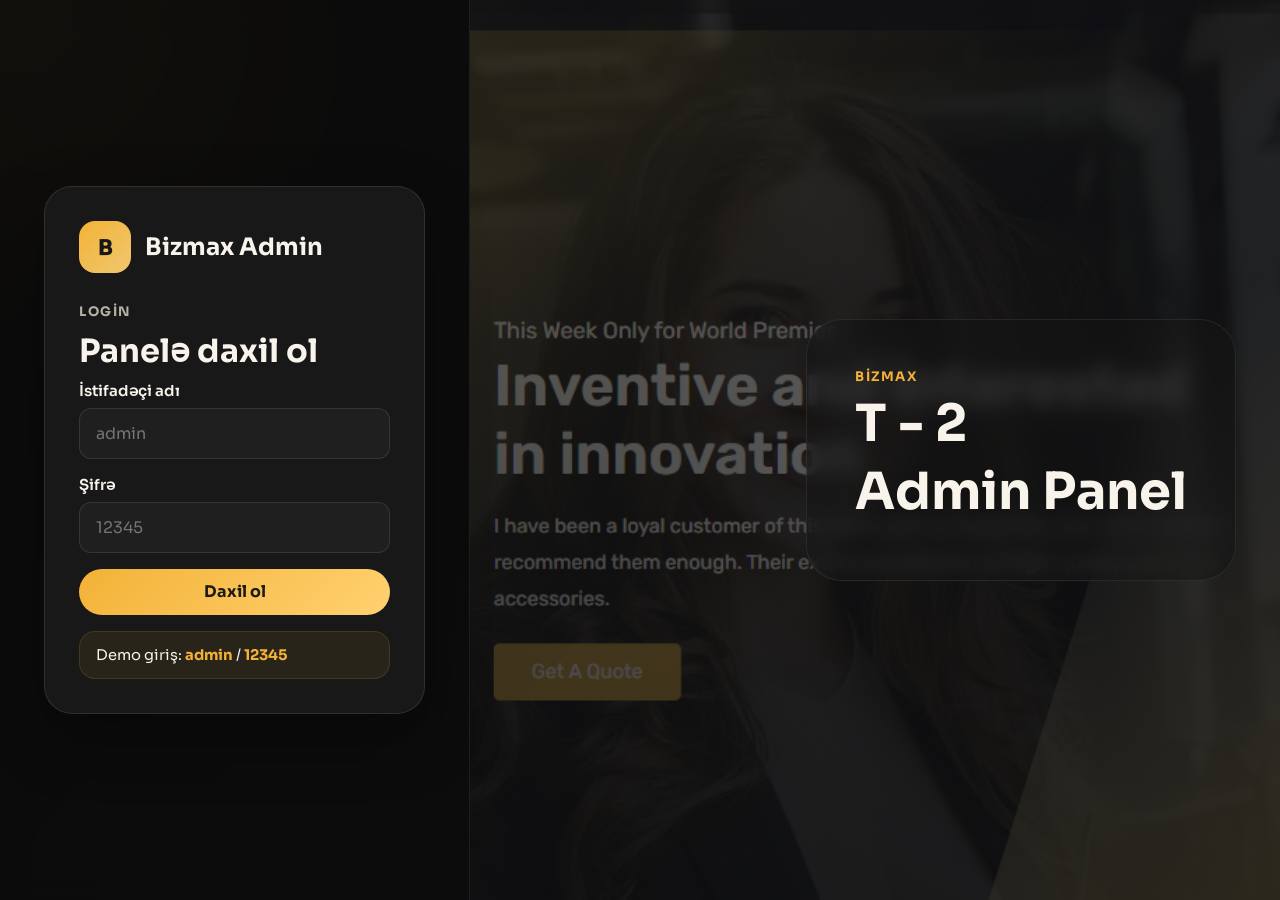
<file: index.htm>
<!DOCTYPE html>
<html lang="az">
<head>
  <meta charset="UTF-8" />
  <meta name="viewport" content="width=device-width, initial-scale=1.0" />
  <title>Bizmax Admin Login</title>
  <link rel="preconnect" href="https://fonts.googleapis.com" />
  <link rel="preconnect" href="https://fonts.gstatic.com" crossorigin />
  <link href="https://fonts.googleapis.com/css2?family=Sora:wght@400;500;600;700;800&display=swap" rel="stylesheet" />
  <link rel="icon" type="image/svg+xml" href="./assets/favicon.svg" />
  <link rel="stylesheet" href="./assets/css/style.css" />
</head>
<body class="auth-body">
  <div class="auth-layout">
    <section class="auth-panel">
      <div class="auth-card">
        <div class="brand-row">
          <div class="brand-logo">B</div>
          <div class="brand-copy">
            <h1>Bizmax Admin</h1>
          </div>
        </div>
        <p class="eyebrow">Login</p>
        <h2>Panelə daxil ol</h2>
        <form id="loginForm" class="auth-form">
          <div class="field-group">
            <label for="username">İstifadəçi adı</label>
            <input type="text" id="username" placeholder="admin" required />
          </div>
          <div class="field-group">
            <label for="password">Şifrə</label>
            <input type="password" id="password" placeholder="12345" required />
          </div>
          <button type="submit" class="btn-primary">Daxil ol</button>
        </form>
        <div class="auth-tip">
          Demo giriş: <strong>admin</strong> / <strong>12345</strong>
        </div>
      </div>
    </section>
    <section class="auth-visual">
      <div class="auth-overlay">
        <p class="eyebrow">Bizmax</p>
        <h3>T - 2</h3>
        <h3>Admin Panel</h3>
      </div>
    </section>
  </div>
  <div class="toast" id="toast"></div>
  <script src="./assets/js/login.js"></script>
</body>
</html>
</file>
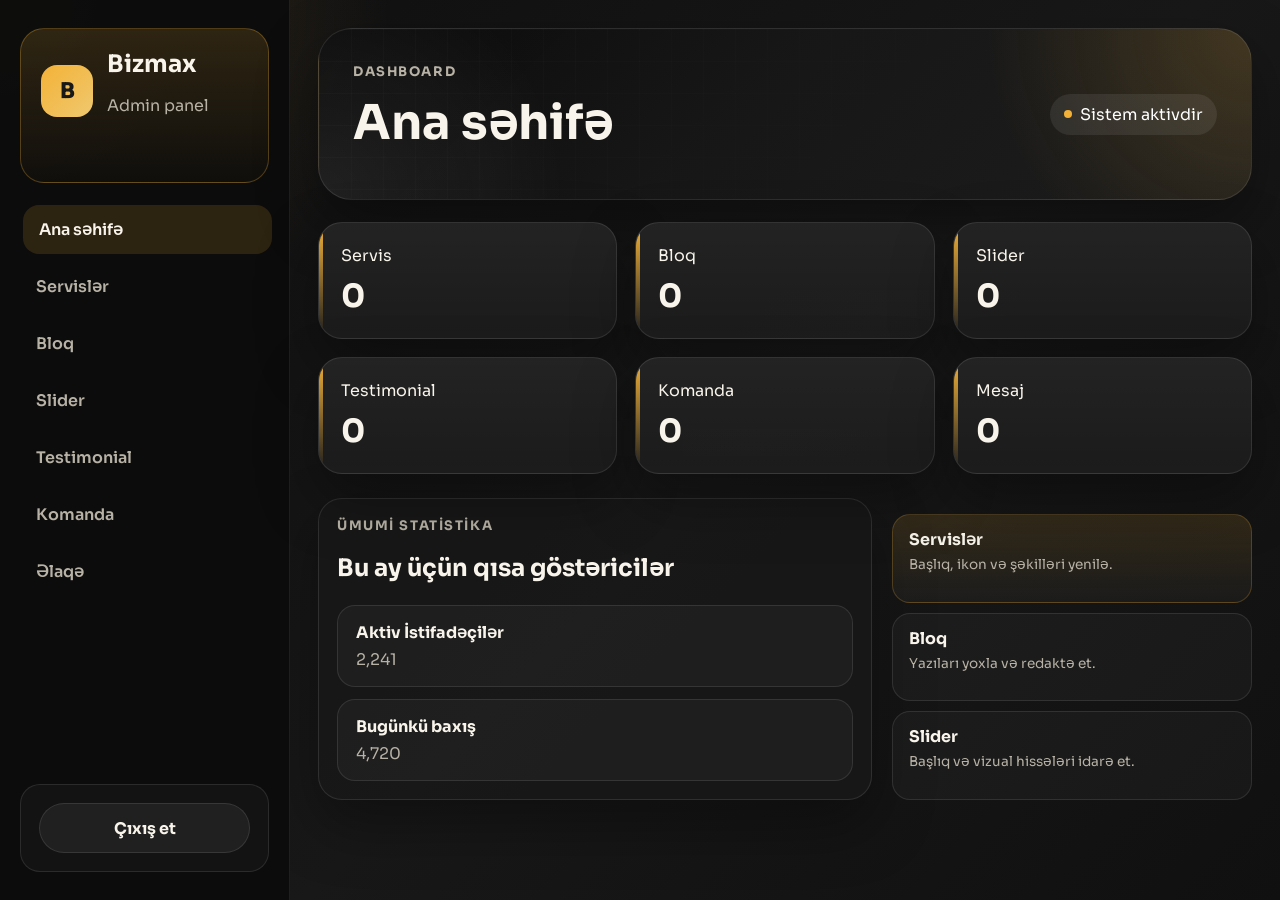
<file: pages/anasehife.html>
<!DOCTYPE html>
<html lang="az">
<head>
  <meta charset="UTF-8" />
  <meta name="viewport" content="width=device-width, initial-scale=1.0" />
  <title>Bizmax Admin - Ana səhifə</title>
  <link rel="preconnect" href="https://fonts.googleapis.com" />
  <link rel="preconnect" href="https://fonts.gstatic.com" crossorigin />
  <link href="https://fonts.googleapis.com/css2?family=Sora:wght@400;500;600;700;800&display=swap" rel="stylesheet" />
  <link rel="icon" type="image/svg+xml" href="../assets/favicon.svg" />
  <link rel="stylesheet" href="../assets/css/style.css" />
</head>
<body class="dashboard-body" data-page="overview">
  <aside class="sidebar">
    <div class="sidebar-top">
      <div class="brand-row">
        <div class="brand-logo">B</div>
        <div class="brand-copy">
          <h1>Bizmax</h1>
          <p>Admin panel</p>
        </div>
      </div>
    </div>
    <nav class="sidebar-nav">
      <a class="nav-link" data-page="overview" href="./anasehife.html">Ana səhifə</a>
      <a class="nav-link" data-page="services" href="./services.html">Servislər</a>
      <a class="nav-link" data-page="blog" href="./blog.html">Bloq</a>
      <a class="nav-link" data-page="slider" href="./slider.html">Slider</a>
      <a class="nav-link" data-page="testimonial" href="./testimonial.html">Testimonial</a>
      <a class="nav-link" data-page="team" href="./team.html">Komanda</a>
      <a class="nav-link" data-page="contact" href="./contact.html">Əlaqə</a>
    </nav>
    <div class="sidebar-bottom">
      <button class="btn-secondary" id="logoutButton" type="button">Çıxış et</button>
    </div>
  </aside>

  <main class="content">
    <section class="page-hero">
      <div class="page-hero-content">
        <div class="page-hero-copy">
          <p class="eyebrow">Dashboard</p>
          <h1>Ana səhifə</h1>
        </div>
        <span class="status-chip">Sistem aktivdir</span>
      </div>
    </section>

    <section class="stats-grid">
      <article class="info-card"><span>Servis</span><strong id="count_services">0</strong></article>
      <article class="info-card"><span>Bloq</span><strong id="count_blog">0</strong></article>
      <article class="info-card"><span>Slider</span><strong id="count_slider">0</strong></article>
      <article class="info-card"><span>Testimonial</span><strong id="count_testimonial">0</strong></article>
      <article class="info-card"><span>Komanda</span><strong id="count_team">0</strong></article>
      <article class="info-card"><span>Mesaj</span><strong id="count_contact">0</strong></article>
    </section>

    <section class="overview-grid">
      <article class="summary-card">
        <p class="eyebrow">Ümumi statistika</p>
        <h2>Bu ay üçün qısa göstəricilər</h2>
        <div class="summary-points">
          <div class="summary-point"><strong>Aktiv İstifadəçilər</strong><span>2,241</span></div>
          <div class="summary-point"><strong>Bugünkü baxış</strong><span>4,720</span></div>
        </div>
      </article>

      <div class="quick-links">
        <a class="quick-link quick-link-accent" href="./services.html">
          <strong>Servislər</strong>
          <span class="table-subtext">Başlıq, ikon və şəkilləri yenilə.</span>
        </a>
        <a class="quick-link" href="./blog.html">
          <strong>Bloq</strong>
          <span class="table-subtext">Yazıları yoxla və redaktə et.</span>
        </a>
        <a class="quick-link" href="./slider.html">
          <strong>Slider</strong>
          <span class="table-subtext">Başlıq və vizual hissələri idarə et.</span>
        </a>
      </div>
    </section>

    <div class="toast" id="toast"></div>
  </main>

  <script src="../assets/js/mainmenu.js"></script>
  <script src="../assets/js/anasehife.js"></script>
</body>
</html>
</file>
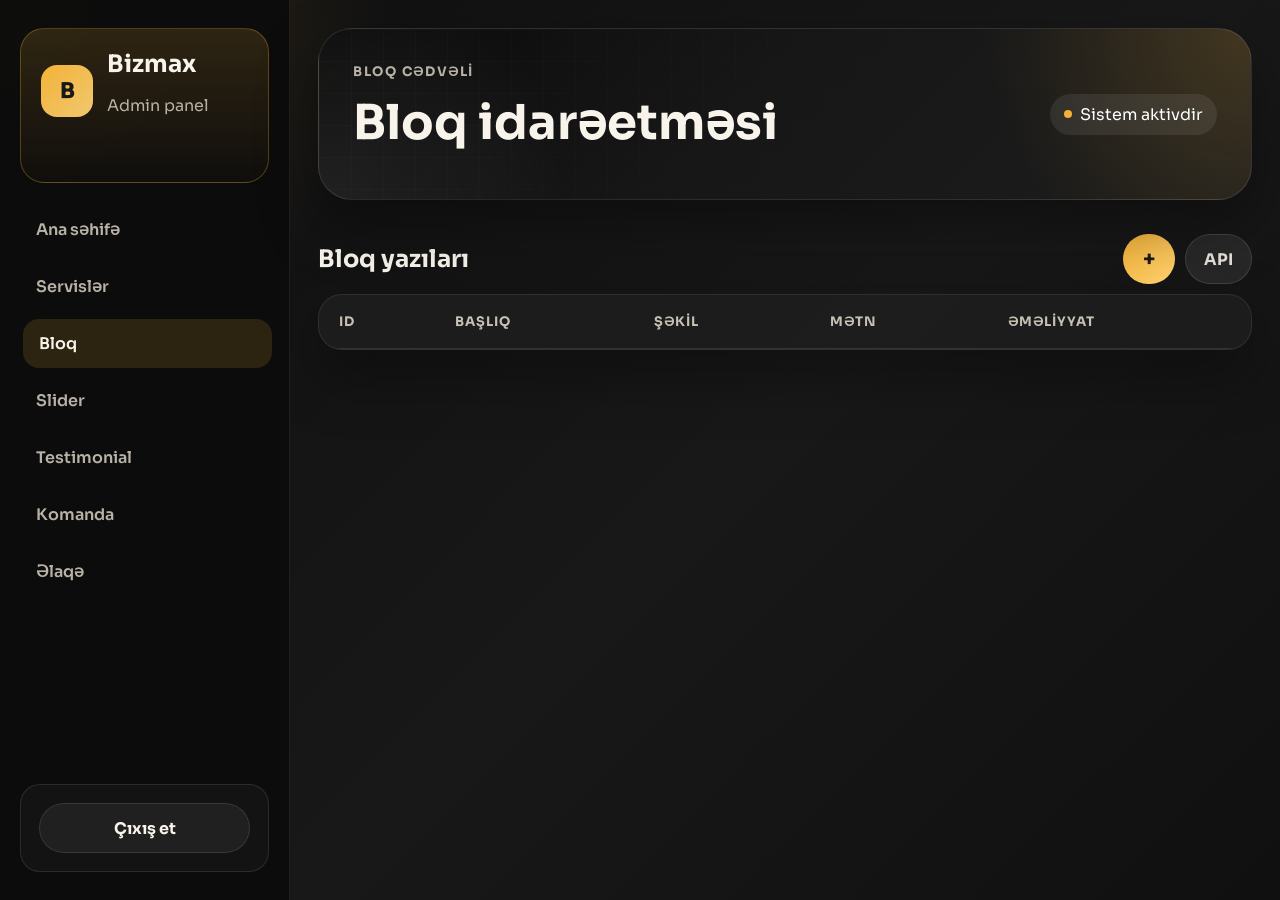
<file: pages/blog.html>
<!DOCTYPE html>
<html lang="az">
<head>
  <meta charset="UTF-8" />
  <meta name="viewport" content="width=device-width, initial-scale=1.0" />
  <title>Bizmax Admin - Bloq</title>
  <link rel="preconnect" href="https://fonts.googleapis.com" />
  <link rel="preconnect" href="https://fonts.gstatic.com" crossorigin />
  <link href="https://fonts.googleapis.com/css2?family=Sora:wght@400;500;600;700;800&display=swap" rel="stylesheet" />
  <link rel="icon" type="image/svg+xml" href="../assets/favicon.svg" />
  <link rel="stylesheet" href="../assets/css/style.css" />
</head>
<body class="dashboard-body" data-page="blog">
  <aside class="sidebar">
    <div class="sidebar-top">
      <div class="brand-row">
        <div class="brand-logo">B</div>
        <div class="brand-copy">
          <h1>Bizmax</h1>
          <p>Admin panel</p>
        </div>
      </div>
      <p>Əsas saytın premium hissini qoruyub admin tərəfə uyğunlaşdırdıq.</p>
    </div>
    <nav class="sidebar-nav">
      <a class="nav-link" data-page="overview" href="./anasehife.html">Ana səhifə</a>
      <a class="nav-link" data-page="services" href="./services.html">Servislər</a>
      <a class="nav-link" data-page="blog" href="./blog.html">Bloq</a>
      <a class="nav-link" data-page="slider" href="./slider.html">Slider</a>
      <a class="nav-link" data-page="testimonial" href="./testimonial.html">Testimonial</a>
      <a class="nav-link" data-page="team" href="./team.html">Komanda</a>
      <a class="nav-link" data-page="contact" href="./contact.html">Əlaqə</a>
    </nav>
    <div class="sidebar-bottom">
      <p>Şəkil bölməsində həm URL, həm də fayl seçimi hazırdır.</p>
      <button class="btn-secondary" id="logoutButton" type="button">Çıxış et</button>
    </div>
  </aside>
  <main class="content">
    <section class="page-hero">
      <div class="page-hero-content">
        <div class="page-hero-copy">
          <p class="eyebrow">Bloq cədvəli</p>
          <h1 id="heroTitle"></h1>
          <p id="heroSubtitle"></p>
        </div>
        <span class="status-chip">Sistem aktivdir</span>
      </div>
    </section>
    <section class="page-shell">
      <div class="page-header">
        <div>
          <h2 id="pageTitle"></h2>
          <p id="pageSubtitle"></p>
        </div>
        <div class="page-actions">
          <button class="btn-primary btn-add" id="addButton" type="button">+</button>
          <button class="btn-secondary btn-api" id="apiButton" type="button">API</button>
        </div>
      </div>
      <article class="table-card">
        <div class="table-scroll">
          <table class="content-table">
            <thead id="tableHead"></thead>
            <tbody id="tableBody"></tbody>
          </table>
        </div>
      </article>
    </section>
  </main>
  <div class="modal" id="modal">
    <div class="modal-dialog">
      <div class="modal-head">
        <div>
          <h3 id="modalTitle"></h3>
          <p id="modalSubtitle"></p>
        </div>
        <button class="icon-button" id="closeModalButton" type="button">&times;</button>
      </div>
      <form class="modal-form" id="modalForm">
        <div class="modal-grid" id="modalFields"></div>
        <div class="modal-actions">
          <button class="btn-secondary" id="cancelModalButton" type="button">Ləğv et</button>
          <button class="btn-primary" type="submit">Yadda saxla</button>
        </div>
      </form>
    </div>
  </div>
  <div class="modal" id="apiModal">
    <div class="modal-dialog">
      <div class="modal-head">
        <div>
          <h3 id="apiModalTitle">API bağlantısı</h3>
          <p>Bu səhifənin işlədiyi endpoint</p>
        </div>
        <button class="icon-button" id="closeApiModalButton" type="button">&times;</button>
      </div>
      <div class="api-box">
        <span class="api-label">Endpoint</span>
        <p class="api-text" id="apiModalText"></p>
      </div>
      <div class="modal-actions">
        <button class="btn-secondary" id="cancelApiModalButton" type="button">Bağla</button>
      </div>
    </div>
  </div>
  <div class="toast" id="toast"></div>
  <script src="../assets/js/mainmenu.js"></script>
  <script src="../assets/js/blog.js"></script>
</body>
</html>
</file>
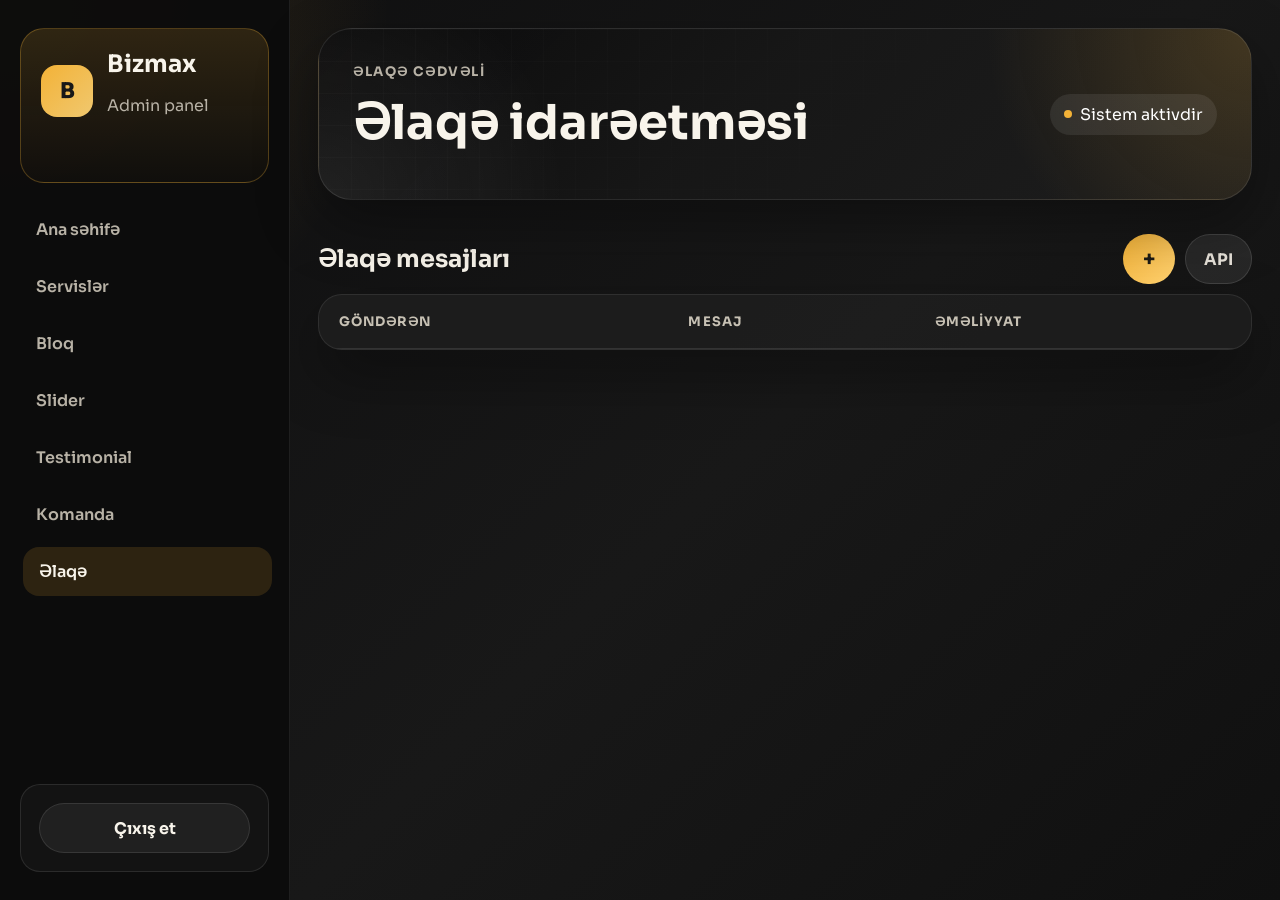
<file: pages/contact.html>
<!DOCTYPE html>
<html lang="az">
<head>
  <meta charset="UTF-8" />
  <meta name="viewport" content="width=device-width, initial-scale=1.0" />
  <title>Bizmax Admin - Əlaqə</title>
  <link rel="preconnect" href="https://fonts.googleapis.com" />
  <link rel="preconnect" href="https://fonts.gstatic.com" crossorigin />
  <link href="https://fonts.googleapis.com/css2?family=Sora:wght@400;500;600;700;800&display=swap" rel="stylesheet" />
  <link rel="icon" type="image/svg+xml" href="../assets/favicon.svg" />
  <link rel="stylesheet" href="../assets/css/style.css" />
</head>
<body class="dashboard-body" data-page="contact">
  <aside class="sidebar">
    <div class="sidebar-top">
      <div class="brand-row">
        <div class="brand-logo">B</div>
        <div class="brand-copy">
          <h1>Bizmax</h1>
          <p>Admin panel</p>
        </div>
      </div>
      <p>Əlaqə bölməsi də digər hissələr kimi vahid dizayn xəttindədir.</p>
    </div>
    <nav class="sidebar-nav">
      <a class="nav-link" data-page="overview" href="./anasehife.html">Ana səhifə</a>
      <a class="nav-link" data-page="services" href="./services.html">Servislər</a>
      <a class="nav-link" data-page="blog" href="./blog.html">Bloq</a>
      <a class="nav-link" data-page="slider" href="./slider.html">Slider</a>
      <a class="nav-link" data-page="testimonial" href="./testimonial.html">Testimonial</a>
      <a class="nav-link" data-page="team" href="./team.html">Komanda</a>
      <a class="nav-link" data-page="contact" href="./contact.html">Əlaqə</a>
    </nav>
    <div class="sidebar-bottom">
      <p>Sadə cədvəl quruluşu mesajları daha rahat oxumağa imkan verir.</p>
      <button class="btn-secondary" id="logoutButton" type="button">Çıxış et</button>
    </div>
  </aside>
  <main class="content">
    <section class="page-hero">
      <div class="page-hero-content">
        <div class="page-hero-copy">
          <p class="eyebrow">Əlaqə cədvəli</p>
          <h1 id="heroTitle"></h1>
          <p id="heroSubtitle"></p>
        </div>
        <span class="status-chip">Sistem aktivdir</span>
      </div>
    </section>
    <section class="page-shell">
      <div class="page-header">
        <div>
          <h2 id="pageTitle"></h2>
          <p id="pageSubtitle"></p>
        </div>
        <div class="page-actions">
          <button class="btn-primary btn-add" id="addButton" type="button">+</button>
          <button class="btn-secondary btn-api" id="apiButton" type="button">API</button>
        </div>
      </div>
      <article class="table-card">
        <div class="table-scroll">
          <table class="content-table">
            <thead id="tableHead"></thead>
            <tbody id="tableBody"></tbody>
          </table>
        </div>
      </article>
    </section>
  </main>
  <div class="modal" id="modal">
    <div class="modal-dialog">
      <div class="modal-head">
        <div>
          <h3 id="modalTitle"></h3>
          <p id="modalSubtitle"></p>
        </div>
        <button class="icon-button" id="closeModalButton" type="button">&times;</button>
      </div>
      <form class="modal-form" id="modalForm">
        <div class="modal-grid" id="modalFields"></div>
        <div class="modal-actions">
          <button class="btn-secondary" id="cancelModalButton" type="button">Ləğv et</button>
          <button class="btn-primary" type="submit">Yadda saxla</button>
        </div>
      </form>
    </div>
  </div>
  <div class="modal" id="apiModal">
    <div class="modal-dialog">
      <div class="modal-head">
        <div>
          <h3 id="apiModalTitle">API bağlantısı</h3>
          <p>Bu səhifənin işlədiyi endpoint</p>
        </div>
        <button class="icon-button" id="closeApiModalButton" type="button">&times;</button>
      </div>
      <div class="api-box">
        <span class="api-label">Endpoint</span>
        <p class="api-text" id="apiModalText"></p>
      </div>
      <div class="modal-actions">
        <button class="btn-secondary" id="cancelApiModalButton" type="button">Bağla</button>
      </div>
    </div>
  </div>
  <div class="toast" id="toast"></div>
  <script src="../assets/js/mainmenu.js"></script>
  <script src="../assets/js/contact.js"></script>
</body>
</html>
</file>
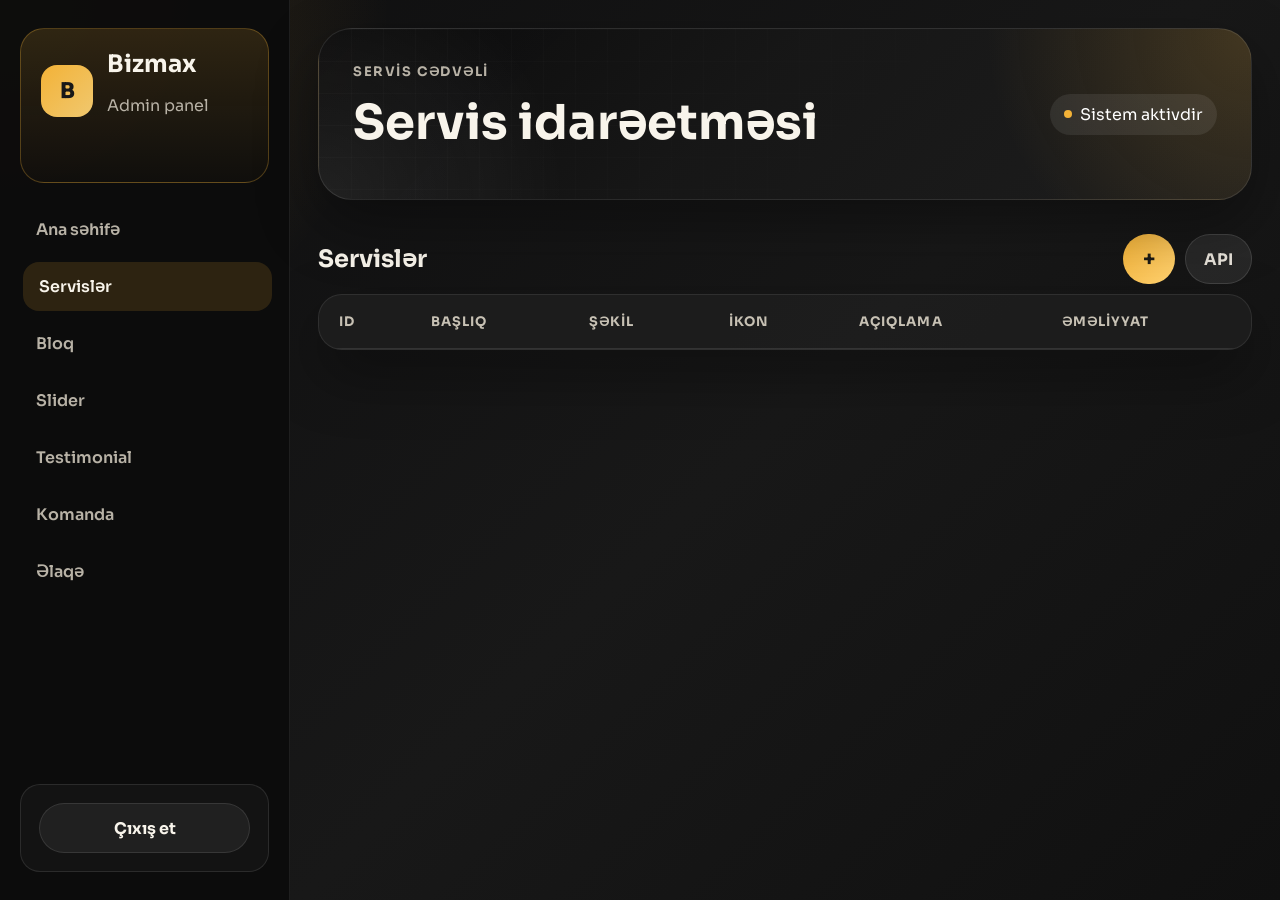
<file: pages/services.html>
<!DOCTYPE html>
<html lang="az">
<head>
  <meta charset="UTF-8" />
  <meta name="viewport" content="width=device-width, initial-scale=1.0" />
  <title>Bizmax Admin - Servislər</title>
  <link rel="preconnect" href="https://fonts.googleapis.com" />
  <link rel="preconnect" href="https://fonts.gstatic.com" crossorigin />
  <link href="https://fonts.googleapis.com/css2?family=Sora:wght@400;500;600;700;800&display=swap" rel="stylesheet" />
  <link rel="icon" type="image/svg+xml" href="../assets/favicon.svg" />
  <link rel="stylesheet" href="../assets/css/style.css" />
</head>
<body class="dashboard-body" data-page="services">
  <aside class="sidebar">
    <div class="sidebar-top">
      <div class="brand-row">
        <div class="brand-logo">B</div>
        <div class="brand-copy">
          <h1>Bizmax</h1>
          <p>Admin panel</p>
        </div>
      </div>
      <p>Hər səhifə ayrıca saxlanılıb ki, görünüş və istifadə rahat olsun.</p>
    </div>
    <nav class="sidebar-nav">
      <a class="nav-link" data-page="overview" href="./anasehife.html">Ana səhifə</a>
      <a class="nav-link" data-page="services" href="./services.html">Servislər</a>
      <a class="nav-link" data-page="blog" href="./blog.html">Bloq</a>
      <a class="nav-link" data-page="slider" href="./slider.html">Slider</a>
      <a class="nav-link" data-page="testimonial" href="./testimonial.html">Testimonial</a>
      <a class="nav-link" data-page="team" href="./team.html">Komanda</a>
      <a class="nav-link" data-page="contact" href="./contact.html">Əlaqə</a>
    </nav>
    <div class="sidebar-bottom">
      <p>Modal içində redaktə etdikdən sonra məlumat avtomatik yenilənir.</p>
      <button class="btn-secondary" id="logoutButton" type="button">Çıxış et</button>
    </div>
  </aside>
  <main class="content">
    <section class="page-hero">
      <div class="page-hero-content">
        <div class="page-hero-copy">
          <p class="eyebrow">Servis cədvəli</p>
          <h1 id="heroTitle"></h1>
          <p id="heroSubtitle"></p>
        </div>
        <span class="status-chip">Sistem aktivdir</span>
      </div>
    </section>
    <section class="page-shell">
      <div class="page-header">
        <div>
          <h2 id="pageTitle"></h2>
          <p id="pageSubtitle"></p>
        </div>
        <div class="page-actions">
          <button class="btn-primary btn-add" id="addButton" type="button">+</button>
          <button class="btn-secondary btn-api" id="apiButton" type="button">API</button>
        </div>
      </div>
      <article class="table-card">
        <div class="table-scroll">
          <table class="content-table">
            <thead id="tableHead"></thead>
            <tbody id="tableBody"></tbody>
          </table>
        </div>
      </article>
    </section>
  </main>
  <div class="modal" id="modal">
    <div class="modal-dialog">
      <div class="modal-head">
        <div>
          <h3 id="modalTitle"></h3>
          <p id="modalSubtitle"></p>
        </div>
        <button class="icon-button" id="closeModalButton" type="button">&times;</button>
      </div>
      <form class="modal-form" id="modalForm">
        <div class="modal-grid" id="modalFields"></div>
        <div class="modal-actions">
          <button class="btn-secondary" id="cancelModalButton" type="button">Ləğv et</button>
          <button class="btn-primary" type="submit">Yadda saxla</button>
        </div>
      </form>
    </div>
  </div>
  <div class="modal" id="apiModal">
    <div class="modal-dialog">
      <div class="modal-head">
        <div>
          <h3 id="apiModalTitle">API bağlantısı</h3>
          <p>Bu səhifənin işlədiyi endpoint</p>
        </div>
        <button class="icon-button" id="closeApiModalButton" type="button">&times;</button>
      </div>
      <div class="api-box">
        <span class="api-label">Endpoint</span>
        <p class="api-text" id="apiModalText"></p>
      </div>
      <div class="modal-actions">
        <button class="btn-secondary" id="cancelApiModalButton" type="button">Bağla</button>
      </div>
    </div>
  </div>
  <div class="toast" id="toast"></div>
  <script src="../assets/js/mainmenu.js"></script>
  <script src="../assets/js/service.js"></script>
</body>
</html>
</file>
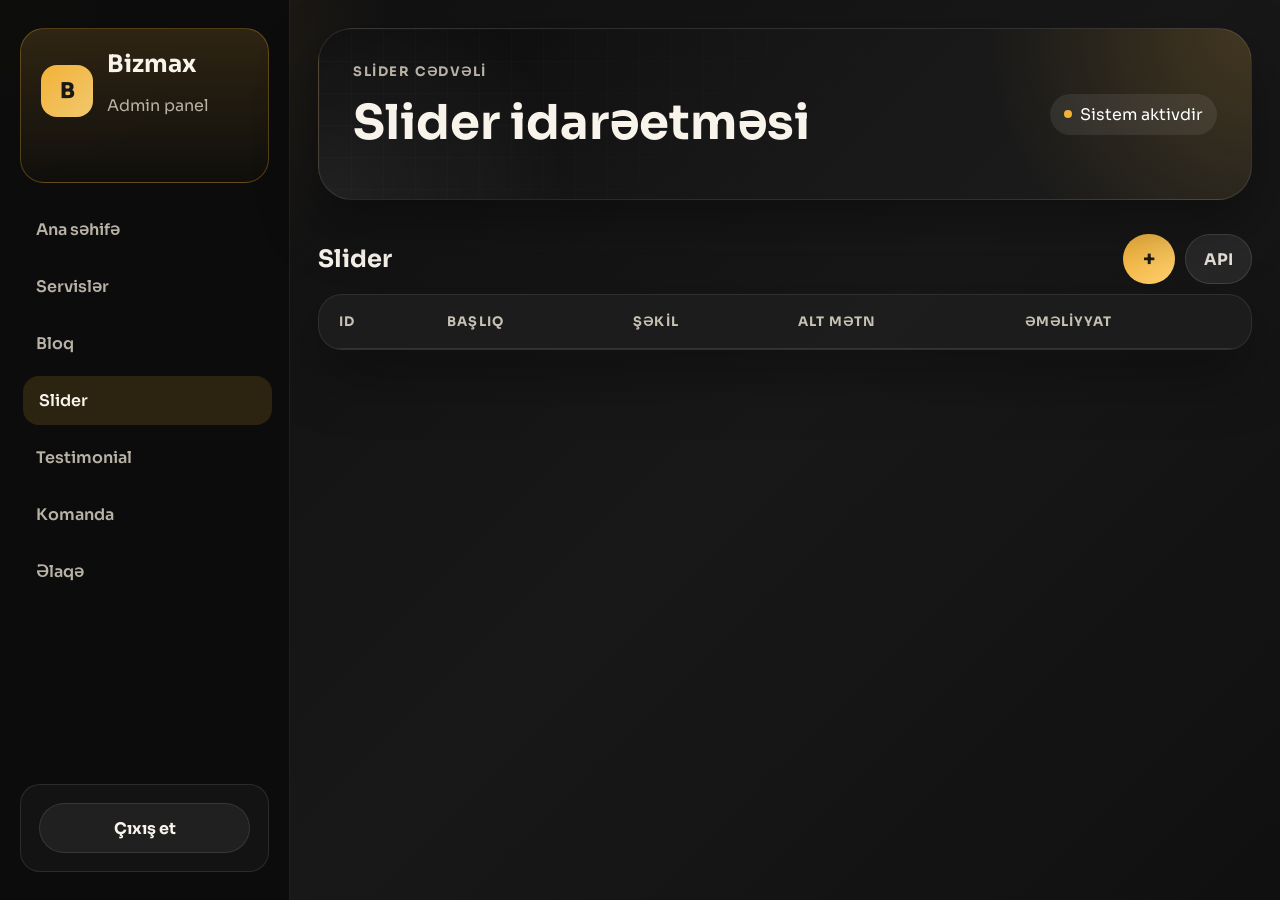
<file: pages/slider.html>
<!DOCTYPE html>
<html lang="az">
<head>
  <meta charset="UTF-8" />
  <meta name="viewport" content="width=device-width, initial-scale=1.0" />
  <title>Bizmax Admin - Slider</title>
  <link rel="preconnect" href="https://fonts.googleapis.com" />
  <link rel="preconnect" href="https://fonts.gstatic.com" crossorigin />
  <link href="https://fonts.googleapis.com/css2?family=Sora:wght@400;500;600;700;800&display=swap" rel="stylesheet" />
  <link rel="icon" type="image/svg+xml" href="../assets/favicon.svg" />
  <link rel="stylesheet" href="../assets/css/style.css" />
</head>
<body class="dashboard-body" data-page="slider">
  <aside class="sidebar">
    <div class="sidebar-top">
      <div class="brand-row">
        <div class="brand-logo">B</div>
        <div class="brand-copy">
          <h1>Bizmax</h1>
          <p>Admin panel</p>
        </div>
      </div>
      <p>Slider hissəsi də cədvəl formasında rahat idarə olunur.</p>
    </div>
    <nav class="sidebar-nav">
      <a class="nav-link" data-page="overview" href="./anasehife.html">Ana səhifə</a>
      <a class="nav-link" data-page="services" href="./services.html">Servislər</a>
      <a class="nav-link" data-page="blog" href="./blog.html">Bloq</a>
      <a class="nav-link" data-page="slider" href="./slider.html">Slider</a>
      <a class="nav-link" data-page="testimonial" href="./testimonial.html">Testimonial</a>
      <a class="nav-link" data-page="team" href="./team.html">Komanda</a>
      <a class="nav-link" data-page="contact" href="./contact.html">Əlaqə</a>
    </nav>
    <div class="sidebar-bottom">
      <p>Şəkil əlavə etmə hissəsində URL və fayl seçimi işləyir.</p>
      <button class="btn-secondary" id="logoutButton" type="button">Çıxış et</button>
    </div>
  </aside>
  <main class="content">
    <section class="page-hero">
      <div class="page-hero-content">
        <div class="page-hero-copy">
          <p class="eyebrow">Slider cədvəli</p>
          <h1 id="heroTitle"></h1>
          <p id="heroSubtitle"></p>
        </div>
        <span class="status-chip">Sistem aktivdir</span>
      </div>
    </section>
    <section class="page-shell">
      <div class="page-header">
        <div>
          <h2 id="pageTitle"></h2>
          <p id="pageSubtitle"></p>
        </div>
        <div class="page-actions">
          <button class="btn-primary btn-add" id="addButton" type="button">+</button>
          <button class="btn-secondary btn-api" id="apiButton" type="button">API</button>
        </div>
      </div>
      <article class="table-card">
        <div class="table-scroll">
          <table class="content-table">
            <thead id="tableHead"></thead>
            <tbody id="tableBody"></tbody>
          </table>
        </div>
      </article>
    </section>
  </main>
  <div class="modal" id="modal">
    <div class="modal-dialog">
      <div class="modal-head">
        <div>
          <h3 id="modalTitle"></h3>
          <p id="modalSubtitle"></p>
        </div>
        <button class="icon-button" id="closeModalButton" type="button">&times;</button>
      </div>
      <form class="modal-form" id="modalForm">
        <div class="modal-grid" id="modalFields"></div>
        <div class="modal-actions">
          <button class="btn-secondary" id="cancelModalButton" type="button">Ləğv et</button>
          <button class="btn-primary" type="submit">Yadda saxla</button>
        </div>
      </form>
    </div>
  </div>
  <div class="modal" id="apiModal">
    <div class="modal-dialog">
      <div class="modal-head">
        <div>
          <h3 id="apiModalTitle">API bağlantısı</h3>
          <p>Bu səhifənin işlədiyi endpoint</p>
        </div>
        <button class="icon-button" id="closeApiModalButton" type="button">&times;</button>
      </div>
      <div class="api-box">
        <span class="api-label">Endpoint</span>
        <p class="api-text" id="apiModalText"></p>
      </div>
      <div class="modal-actions">
        <button class="btn-secondary" id="cancelApiModalButton" type="button">Bağla</button>
      </div>
    </div>
  </div>
  <div class="toast" id="toast"></div>
  <script src="../assets/js/mainmenu.js"></script>
  <script src="../assets/js/slider.js"></script>
</body>
</html>
</file>
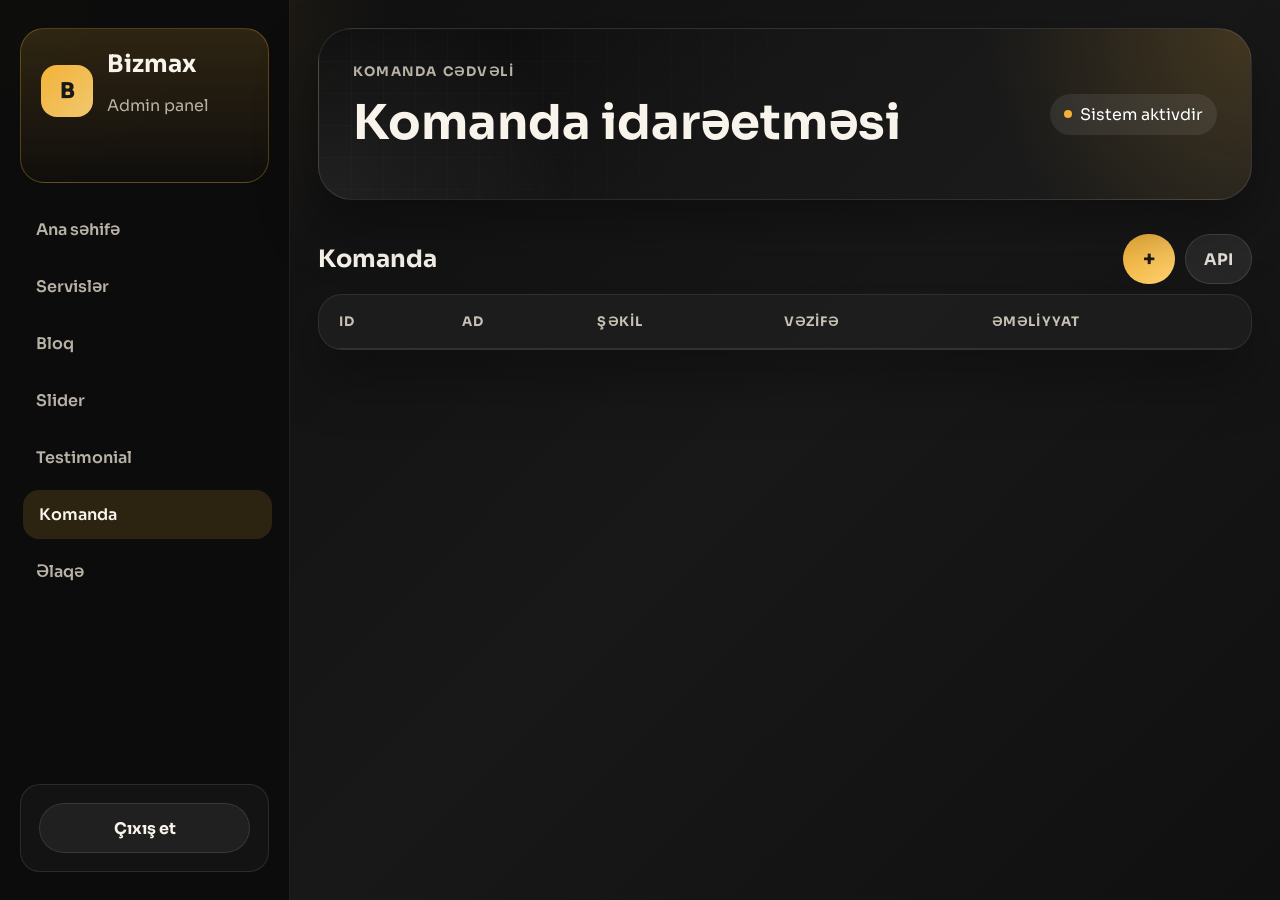
<file: pages/team.html>
<!DOCTYPE html>
<html lang="az">
<head>
  <meta charset="UTF-8" />
  <meta name="viewport" content="width=device-width, initial-scale=1.0" />
  <title>Bizmax Admin - Komanda</title>
  <link rel="preconnect" href="https://fonts.googleapis.com" />
  <link rel="preconnect" href="https://fonts.gstatic.com" crossorigin />
  <link href="https://fonts.googleapis.com/css2?family=Sora:wght@400;500;600;700;800&display=swap" rel="stylesheet" />
  <link rel="icon" type="image/svg+xml" href="../assets/favicon.svg" />
  <link rel="stylesheet" href="../assets/css/style.css" />
</head>
<body class="dashboard-body" data-page="team">
  <aside class="sidebar">
    <div class="sidebar-top">
      <div class="brand-row">
        <div class="brand-logo">B</div>
        <div class="brand-copy">
          <h1>Bizmax</h1>
          <p>Admin panel</p>
        </div>
      </div>
      <p>Komanda məlumatları da eyni görünüşlə rahat idarə olunur.</p>
    </div>
    <nav class="sidebar-nav">
      <a class="nav-link" data-page="overview" href="./anasehife.html">Ana səhifə</a>
      <a class="nav-link" data-page="services" href="./services.html">Servislər</a>
      <a class="nav-link" data-page="blog" href="./blog.html">Bloq</a>
      <a class="nav-link" data-page="slider" href="./slider.html">Slider</a>
      <a class="nav-link" data-page="testimonial" href="./testimonial.html">Testimonial</a>
      <a class="nav-link" data-page="team" href="./team.html">Komanda</a>
      <a class="nav-link" data-page="contact" href="./contact.html">Əlaqə</a>
    </nav>
    <div class="sidebar-bottom">
      <p>Qısa məlumat və şəkil birlikdə daha səliqəli görünür.</p>
      <button class="btn-secondary" id="logoutButton" type="button">Çıxış et</button>
    </div>
  </aside>
  <main class="content">
    <section class="page-hero">
      <div class="page-hero-content">
        <div class="page-hero-copy">
          <p class="eyebrow">Komanda cədvəli</p>
          <h1 id="heroTitle"></h1>
          <p id="heroSubtitle"></p>
        </div>
        <span class="status-chip">Sistem aktivdir</span>
      </div>
    </section>
    <section class="page-shell">
      <div class="page-header">
        <div>
          <h2 id="pageTitle"></h2>
          <p id="pageSubtitle"></p>
        </div>
        <div class="page-actions">
          <button class="btn-primary btn-add" id="addButton" type="button">+</button>
          <button class="btn-secondary btn-api" id="apiButton" type="button">API</button>
        </div>
      </div>
      <article class="table-card">
        <div class="table-scroll">
          <table class="content-table">
            <thead id="tableHead"></thead>
            <tbody id="tableBody"></tbody>
          </table>
        </div>
      </article>
    </section>
  </main>
  <div class="modal" id="modal">
    <div class="modal-dialog">
      <div class="modal-head">
        <div>
          <h3 id="modalTitle"></h3>
          <p id="modalSubtitle"></p>
        </div>
        <button class="icon-button" id="closeModalButton" type="button">&times;</button>
      </div>
      <form class="modal-form" id="modalForm">
        <div class="modal-grid" id="modalFields"></div>
        <div class="modal-actions">
          <button class="btn-secondary" id="cancelModalButton" type="button">Ləğv et</button>
          <button class="btn-primary" type="submit">Yadda saxla</button>
        </div>
      </form>
    </div>
  </div>
  <div class="modal" id="apiModal">
    <div class="modal-dialog">
      <div class="modal-head">
        <div>
          <h3 id="apiModalTitle">API bağlantısı</h3>
          <p>Bu səhifənin işlədiyi endpoint</p>
        </div>
        <button class="icon-button" id="closeApiModalButton" type="button">&times;</button>
      </div>
      <div class="api-box">
        <span class="api-label">Endpoint</span>
        <p class="api-text" id="apiModalText"></p>
      </div>
      <div class="modal-actions">
        <button class="btn-secondary" id="cancelApiModalButton" type="button">Bağla</button>
      </div>
    </div>
  </div>
  <div class="toast" id="toast"></div>
  <script src="../assets/js/mainmenu.js"></script>
  <script src="../assets/js/team.js"></script>
</body>
</html>
</file>
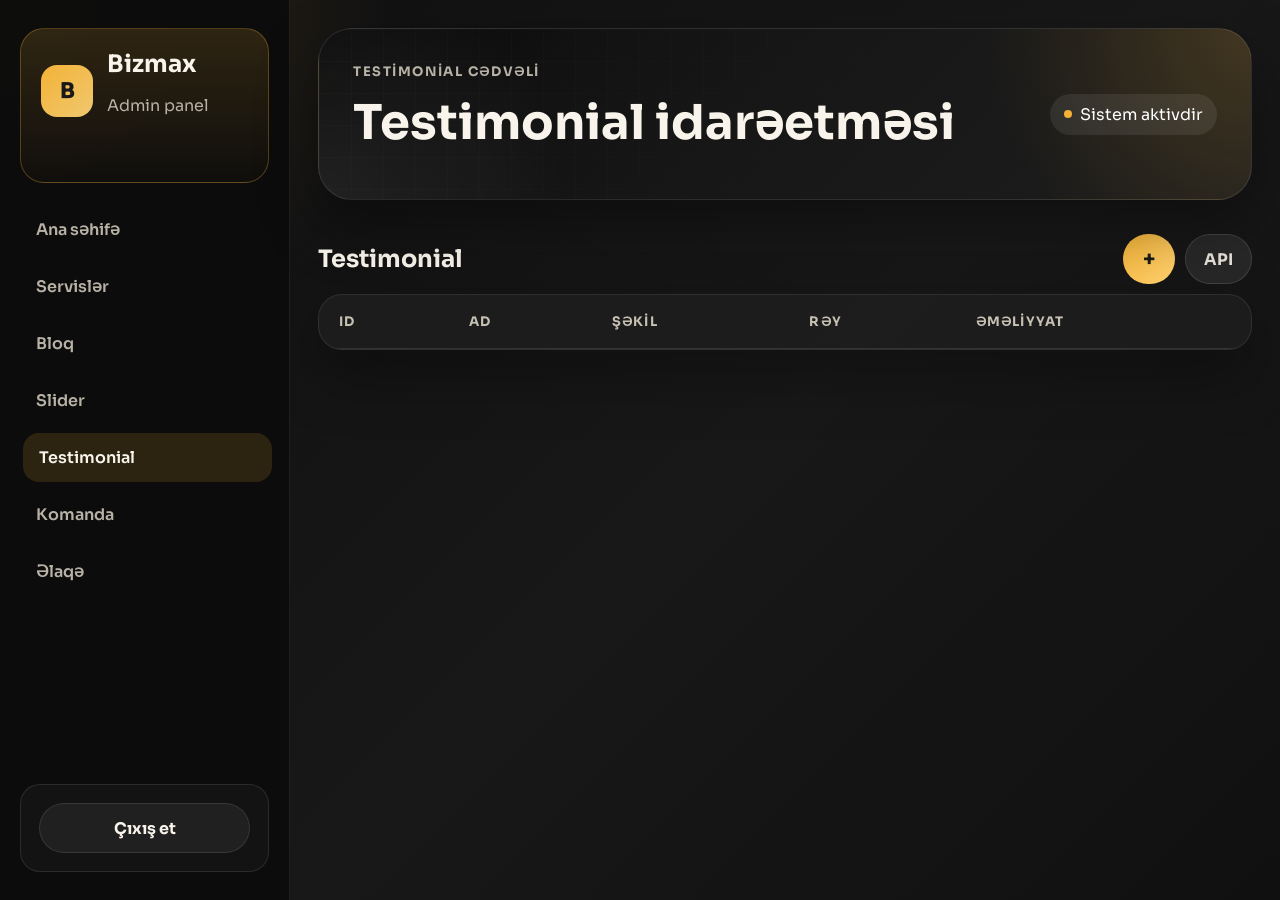
<file: pages/testimonial.html>
<!DOCTYPE html>
<html lang="az">
<head>
  <meta charset="UTF-8" />
  <meta name="viewport" content="width=device-width, initial-scale=1.0" />
  <title>Bizmax Admin - Testimonial</title>
  <link rel="preconnect" href="https://fonts.googleapis.com" />
  <link rel="preconnect" href="https://fonts.gstatic.com" crossorigin />
  <link href="https://fonts.googleapis.com/css2?family=Sora:wght@400;500;600;700;800&display=swap" rel="stylesheet" />
  <link rel="icon" type="image/svg+xml" href="../assets/favicon.svg" />
  <link rel="stylesheet" href="../assets/css/style.css" />
</head>
<body class="dashboard-body" data-page="testimonial">
  <aside class="sidebar">
    <div class="sidebar-top">
      <div class="brand-row">
        <div class="brand-logo">B</div>
        <div class="brand-copy">
          <h1>Bizmax</h1>
          <p>Admin panel</p>
        </div>
      </div>
      <p>Testimonial hissəsi avatar və rəy məlumatı ilə cədvəldə göstərilir.</p>
    </div>
    <nav class="sidebar-nav">
      <a class="nav-link" data-page="overview" href="./anasehife.html">Ana səhifə</a>
      <a class="nav-link" data-page="services" href="./services.html">Servislər</a>
      <a class="nav-link" data-page="blog" href="./blog.html">Bloq</a>
      <a class="nav-link" data-page="slider" href="./slider.html">Slider</a>
      <a class="nav-link" data-page="testimonial" href="./testimonial.html">Testimonial</a>
      <a class="nav-link" data-page="team" href="./team.html">Komanda</a>
      <a class="nav-link" data-page="contact" href="./contact.html">Əlaqə</a>
    </nav>
    <div class="sidebar-bottom">
      <p>Modal redaktə yanaşması bütün admin səhifələrində eyni saxlanılıb.</p>
      <button class="btn-secondary" id="logoutButton" type="button">Çıxış et</button>
    </div>
  </aside>
  <main class="content">
    <section class="page-hero">
      <div class="page-hero-content">
        <div class="page-hero-copy">
          <p class="eyebrow">Testimonial cədvəli</p>
          <h1 id="heroTitle"></h1>
          <p id="heroSubtitle"></p>
        </div>
        <span class="status-chip">Sistem aktivdir</span>
      </div>
    </section>
    <section class="page-shell">
      <div class="page-header">
        <div>
          <h2 id="pageTitle"></h2>
          <p id="pageSubtitle"></p>
        </div>
        <div class="page-actions">
          <button class="btn-primary btn-add" id="addButton" type="button">+</button>
          <button class="btn-secondary btn-api" id="apiButton" type="button">API</button>
        </div>
      </div>
      <article class="table-card">
        <div class="table-scroll">
          <table class="content-table">
            <thead id="tableHead"></thead>
            <tbody id="tableBody"></tbody>
          </table>
        </div>
      </article>
    </section>
  </main>
  <div class="modal" id="modal">
    <div class="modal-dialog">
      <div class="modal-head">
        <div>
          <h3 id="modalTitle"></h3>
          <p id="modalSubtitle"></p>
        </div>
        <button class="icon-button" id="closeModalButton" type="button">&times;</button>
      </div>
      <form class="modal-form" id="modalForm">
        <div class="modal-grid" id="modalFields"></div>
        <div class="modal-actions">
          <button class="btn-secondary" id="cancelModalButton" type="button">Ləğv et</button>
          <button class="btn-primary" type="submit">Yadda saxla</button>
        </div>
      </form>
    </div>
  </div>
  <div class="modal" id="apiModal">
    <div class="modal-dialog">
      <div class="modal-head">
        <div>
          <h3 id="apiModalTitle">API bağlantısı</h3>
          <p>Bu səhifənin işlədiyi endpoint</p>
        </div>
        <button class="icon-button" id="closeApiModalButton" type="button">&times;</button>
      </div>
      <div class="api-box">
        <span class="api-label">Endpoint</span>
        <p class="api-text" id="apiModalText"></p>
      </div>
      <div class="modal-actions">
        <button class="btn-secondary" id="cancelApiModalButton" type="button">Bağla</button>
      </div>
    </div>
  </div>
  <div class="toast" id="toast"></div>
  <script src="../assets/js/mainmenu.js"></script>
  <script src="../assets/js/testimonial.js"></script>
</body>
</html>
</file>
<file: assets/css/style.css>
:root {
  --bg: #131313;
  --panel: #202020;
  --line: rgba(255, 255, 255, 0.1);
  --line-strong: rgba(243, 178, 55, 0.28);
  --text: #f8f4eb;
  --muted: #b8b2a6;
  --gold: #f3b237;
  --danger: #d65c5c;
  --shadow: 0 24px 60px rgba(0, 0, 0, 0.35);
  --radius-lg: 28px;
  --radius-md: 18px;
  --radius-sm: 12px;
}

* {
  box-sizing: border-box;
}

html {
  scroll-behavior: smooth;
}

body {
  margin: 0;
  min-height: 100vh;
  font-family: "Sora", sans-serif;
  color: var(--text);
  background:
    radial-gradient(circle at top left, rgba(243, 178, 55, 0.18), transparent 25%),
    linear-gradient(135deg, #0f0f10 0%, #181818 55%, #101010 100%);
}

body.auth-body {
  display: flex;
}

button,
input,
textarea,
select {
  font: inherit;
}

button {
  border: none;
  cursor: pointer;
}

a {
  color: inherit;
  text-decoration: none;
}

img {
  display: block;
  max-width: 100%;
}

.auth-layout {
  min-height: 100vh;
  width: 100%;
  display: grid;
  grid-template-columns: minmax(320px, 470px) minmax(0, 1fr);
}

.auth-panel {
  padding: 44px;
  background: rgba(10, 10, 10, 0.82);
  backdrop-filter: blur(14px);
  border-right: 1px solid rgba(255, 255, 255, 0.08);
  display: flex;
  align-items: center;
}

.auth-card {
  width: 100%;
  padding: 34px;
  border: 1px solid var(--line);
  border-radius: var(--radius-lg);
  background: rgba(27, 27, 27, 0.92);
  box-shadow: var(--shadow);
}

.auth-card > p:not(.eyebrow) {
  display: none;
}

.brand-row {
  display: flex;
  gap: 14px;
  align-items: center;
  margin-bottom: 30px;
}

.brand-logo {
  width: 52px;
  height: 52px;
  border-radius: 16px;
  background: linear-gradient(135deg, var(--gold) 0%, #f0c86f 100%);
  color: #181818;
  display: grid;
  place-items: center;
  font-size: 1.35rem;
  font-weight: 800;
}

.brand-copy h1,
.page-hero-copy h1,
.page-header h2,
.modal-head h3,
.auth-card h2 {
  margin: 0;
}

.brand-copy p,
.auth-card p,
.page-hero-copy p,
.page-header p,
.info-card p,
.empty-state p,
.upload-note,
.table-text,
.table-subtext,
.sidebar-top p,
.sidebar-bottom p,
.summary-card p {
  color: var(--muted);
}

.eyebrow {
  margin: 0 0 12px;
  color: var(--gold);
  letter-spacing: 0.12em;
  text-transform: uppercase;
  font-size: 0.82rem;
  font-weight: 700;
}

.auth-card h2 {
  margin-bottom: 10px;
  font-size: 2rem;
  line-height: 1.2;
}

.auth-form,
.modal-form {
  display: grid;
  gap: 16px;
}

.field-group {
  display: grid;
  gap: 8px;
}

.field-group label {
  font-size: 0.94rem;
  font-weight: 600;
}

.field-group input,
.field-group textarea,
.field-group select {
  width: 100%;
  padding: 14px 16px;
  border-radius: var(--radius-sm);
  border: 1px solid var(--line);
  background: rgba(255, 255, 255, 0.03);
  color: var(--text);
  outline: none;
}

.field-group textarea {
  min-height: 140px;
  resize: vertical;
}

.field-group input:focus,
.field-group textarea:focus,
.field-group select:focus {
  border-color: var(--gold);
  box-shadow: 0 0 0 4px rgba(243, 178, 55, 0.14);
}

.btn-primary,
.btn-secondary,
.icon-button {
  min-height: 46px;
  padding: 12px 18px;
  border-radius: 999px;
  font-weight: 700;
  transition: transform 0.2s ease, background-color 0.2s ease;
}

.btn-primary {
  background: linear-gradient(135deg, var(--gold) 0%, #ffd170 100%);
  color: #1c1a14;
}

.btn-secondary {
  background: rgba(255, 255, 255, 0.06);
  color: var(--text);
  border: 1px solid var(--line);
}

.icon-button {
  min-width: 44px;
  background: rgba(255, 255, 255, 0.05);
  color: var(--text);
  border: 1px solid var(--line);
}

.btn-primary:hover,
.btn-secondary:hover,
.icon-button:hover {
  transform: translateY(-1px);
}

.auth-tip {
  margin-top: 16px;
  padding: 14px 16px;
  border-radius: 16px;
  background: rgba(243, 178, 55, 0.08);
  border: 1px solid rgba(243, 178, 55, 0.14);
  font-size: 0.92rem;
}

.auth-tip strong {
  color: var(--gold);
}

.auth-visual {
  overflow: hidden;
  background:
    linear-gradient(rgba(12, 12, 12, 0.62), rgba(12, 12, 12, 0.78)),
    url("../../img/Bizmax.png") center/cover no-repeat;
  display: flex;
  align-items: center;
  padding: 44px;
}

.auth-overlay {
  max-width: 560px;
  margin-left: auto;
  padding: 48px;
  border-radius: 36px;
  background: rgba(20, 20, 20, 0.55);
  border: 1px solid rgba(255, 255, 255, 0.08);
  backdrop-filter: blur(10px);
}

.auth-overlay p:not(.eyebrow) {
  display: none;
}

.auth-overlay h3 {
  margin: 0 0 14px;
  font-size: clamp(2rem, 4vw, 3.6rem);
  line-height: 1.05;
}

.dashboard-body {
  display: grid;
  grid-template-columns: 290px minmax(0, 1fr);
}

.sidebar {
  min-height: 100vh;
  padding: 28px 20px;
  background: rgba(12, 12, 12, 0.96);
  border-right: 1px solid rgba(255, 255, 255, 0.08);
  position: sticky;
  top: 0;
  display: flex;
  flex-direction: column;
}

.sidebar-top {
  padding: 20px;
  border-radius: 24px;
  background: linear-gradient(180deg, rgba(243, 178, 55, 0.15), rgba(243, 178, 55, 0.02));
  border: 1px solid var(--line-strong);
}

.sidebar-top > p,
.sidebar-bottom > p {
  display: none;
}

.sidebar-nav {
  margin-top: 22px;
  display: grid;
  gap: 8px;
}

.nav-link {
  padding: 14px 16px;
  border-radius: 16px;
  color: var(--muted);
  font-weight: 600;
  transition: background-color 0.2s ease, color 0.2s ease, transform 0.2s ease;
}

.nav-link:hover,
.nav-link.active {
  color: var(--text);
  background: rgba(243, 178, 55, 0.14);
  transform: translateX(3px);
}

.sidebar-bottom {
  margin-top: auto;
  padding: 18px;
  border-radius: 20px;
  background: rgba(255, 255, 255, 0.03);
  border: 1px solid var(--line);
  display: flex;
  align-items: flex-end;
}

.sidebar-bottom .btn-secondary {
  width: 100%;
  display: inline-flex;
  align-items: center;
  justify-content: center;
  min-height: 50px;
}

.content {
  padding: 28px;
}

.page-hero {
  overflow: hidden;
  padding: 34px;
  border-radius: 34px;
  border: 1px solid var(--line);
  background:
    radial-gradient(circle at top right, rgba(243, 178, 55, 0.18), rgba(243, 178, 55, 0) 28%),
    radial-gradient(circle at bottom left, rgba(255, 255, 255, 0.08), rgba(255, 255, 255, 0) 26%),
    linear-gradient(135deg, rgba(11, 11, 11, 0.96) 0%, rgba(23, 23, 23, 0.94) 45%, rgba(30, 30, 30, 0.92) 100%);
  box-shadow: var(--shadow);
  position: relative;
}

.page-hero::after {
  content: "";
  position: absolute;
  inset: 0;
  background-image:
    linear-gradient(rgba(255, 255, 255, 0.04) 1px, transparent 1px),
    linear-gradient(90deg, rgba(255, 255, 255, 0.04) 1px, transparent 1px);
  background-size: 32px 32px;
  mask-image: linear-gradient(135deg, rgba(0, 0, 0, 0.55), transparent 78%);
  pointer-events: none;
}

.page-hero-content,
.page-header,
.modal-head {
  display: flex;
  justify-content: space-between;
  gap: 18px;
  align-items: center;
}

.page-hero-copy h1 {
  margin-bottom: 12px;
  font-size: clamp(2rem, 4vw, 3rem);
}

.page-hero-copy p:empty,
.page-header p:empty,
.modal-head p:empty {
  display: none;
}

.status-chip {
  display: inline-flex;
  align-items: center;
  gap: 8px;
  padding: 10px 14px;
  border-radius: 999px;
  background: rgba(255, 255, 255, 0.08);
  color: #fff;
}

.status-chip::before {
  content: "";
  width: 8px;
  height: 8px;
  border-radius: 50%;
  background: var(--gold);
}

.stats-grid {
  margin-top: 22px;
  display: grid;
  grid-template-columns: repeat(3, minmax(0, 1fr));
  gap: 18px;
}

.info-card,
.table-card,
.summary-card {
  border-radius: 24px;
  background: rgba(24, 24, 24, 0.96);
  border: 1px solid var(--line);
  box-shadow: var(--shadow);
}

.info-card,
.summary-card {
  padding: 22px;
}

.info-card {
  position: relative;
  overflow: hidden;
  background:
    linear-gradient(180deg, rgba(255, 255, 255, 0.05), rgba(255, 255, 255, 0.02)),
    rgba(24, 24, 24, 0.96);
}

.info-card::before {
  content: "";
  position: absolute;
  inset: 0 auto 0 0;
  width: 4px;
  background: linear-gradient(180deg, var(--gold), rgba(243, 178, 55, 0));
}

.info-card strong {
  display: block;
  margin-top: 10px;
  font-size: 2rem;
}

.page-shell,
.overview-grid {
  margin-top: 24px;
}

.table-card {
  overflow: hidden;
}

.table-scroll {
  overflow-x: auto;
}

.content-table {
  width: 100%;
  border-collapse: collapse;
  min-width: 820px;
}

.content-table th,
.content-table td {
  padding: 18px 20px;
  text-align: left;
  border-bottom: 1px solid var(--line);
  vertical-align: middle;
}

.content-table th {
  font-size: 0.82rem;
  letter-spacing: 0.08em;
  text-transform: uppercase;
  color: #c7c1b4;
  background: rgba(255, 255, 255, 0.02);
}

.table-media {
  display: flex;
  align-items: center;
  gap: 14px;
}

.table-thumb,
.thumb-placeholder {
  width: 68px;
  height: 68px;
  border-radius: 18px;
}

.table-thumb {
  object-fit: cover;
  background: #2d2d2d;
}

.thumb-placeholder {
  display: grid;
  place-items: center;
  background: rgba(243, 178, 55, 0.1);
  color: var(--gold);
  font-weight: 700;
}

.table-text {
  display: block;
  margin: 0;
  line-height: 1.6;
  max-width: 320px;
}

.table-subtext {
  display: block;
  margin-top: 4px;
  font-size: 0.88rem;
}

.table-tag {
  display: inline-flex;
  padding: 8px 12px;
  border-radius: 999px;
  background: rgba(243, 178, 55, 0.1);
  color: var(--gold);
  font-weight: 600;
  font-size: 0.86rem;
}

.table-actions {
  display: flex;
  gap: 10px;
}

.edit-button {
  color: var(--gold);
  border-color: rgba(243, 178, 55, 0.2);
}

.empty-state {
  padding: 40px 24px;
  text-align: center;
}

.overview-grid {
  display: grid;
  grid-template-columns: minmax(0, 1fr) minmax(320px, 360px);
  gap: 20px;
}

.quick-links {
  display: grid;
  gap: 12px;
}

.quick-link {
  padding: 16px 18px;
  border-radius: 18px;
  background: rgba(255, 255, 255, 0.03);
  border: 1px solid var(--line);
  transition: transform 0.2s ease, border-color 0.2s ease, background-color 0.2s ease;
}

.quick-link strong {
  display: block;
  font-size: 1rem;
  margin-bottom: 6px;
}

.quick-link:hover {
  transform: translateY(-2px);
  border-color: rgba(243, 178, 55, 0.28);
  background: rgba(243, 178, 55, 0.08);
}

.quick-link-accent {
  background: linear-gradient(180deg, rgba(243, 178, 55, 0.14), rgba(255, 255, 255, 0.03));
  border-color: rgba(243, 178, 55, 0.22);
}

.flow-list {
  margin-top: 22px;
  display: grid;
  gap: 12px;
}

.flow-item {
  padding: 16px 18px;
  border-radius: 18px;
  background: rgba(255, 255, 255, 0.03);
  border: 1px solid var(--line);
}

.flow-item strong,
.info-card span {
  display: block;
}

.flow-item span {
  display: block;
  margin-top: 6px;
  color: var(--muted);
}

.summary-points {
  margin-top: 22px;
  display: grid;
  gap: 12px;
}

.summary-point {
  padding: 16px 18px;
  border-radius: 18px;
  background: rgba(255, 255, 255, 0.03);
  border: 1px solid var(--line);
}

.summary-point strong,
.info-card span {
  display: block;
}

.summary-point span {
  display: block;
  margin-top: 6px;
  color: var(--muted);
}

.modal {
  position: fixed;
  inset: 0;
  display: none;
  align-items: center;
  justify-content: center;
  padding: 24px;
  background: rgba(0, 0, 0, 0.72);
  backdrop-filter: blur(6px);
  z-index: 20;
}

.modal.show {
  display: flex;
}

.modal-dialog {
  width: min(720px, 100%);
  max-height: calc(100vh - 48px);
  overflow-y: auto;
  padding: 24px;
  border-radius: 28px;
  background: #171717;
  border: 1px solid var(--line);
  box-shadow: var(--shadow);
}

.modal-head p {
  margin: 8px 0 0;
  color: var(--muted);
}

.modal-grid {
  display: grid;
  grid-template-columns: repeat(2, minmax(0, 1fr));
  gap: 16px;
}

.modal-grid .field-group.full {
  grid-column: 1 / -1;
}

.upload-box {
  padding: 16px;
  border-radius: 18px;
  border: 1px dashed rgba(243, 178, 55, 0.34);
  background: rgba(243, 178, 55, 0.06);
}

.upload-preview {
  width: 100%;
  max-width: 220px;
  aspect-ratio: 4 / 3;
  margin-top: 12px;
  border-radius: 18px;
  object-fit: cover;
  background: rgba(255, 255, 255, 0.05);
}

.upload-preview.hidden,
.hidden {
  display: none;
}

.modal-actions {
  margin-top: 22px;
  display: flex;
  justify-content: flex-end;
  gap: 12px;
  flex-wrap: wrap;
}

.page-actions {
  display: flex;
  gap: 10px;
  flex-wrap: wrap;
  padding: 10px 0;
}

.btn-add {
  min-width: 52px;
  padding-inline: 0;
  font-size: 1.3rem;
}

.btn-api {
  background: rgba(255, 255, 255, 0.08);
  color: #e6e1d8;
  border: 1px solid rgba(255, 255, 255, 0.12);
}

.api-box {
  margin-top: 18px;
  padding: 18px;
  border-radius: 18px;
  background: rgba(255, 255, 255, 0.03);
  border: 1px solid var(--line);
}

.api-label {
  display: block;
  margin-bottom: 10px;
  color: var(--muted);
  font-size: 0.86rem;
  letter-spacing: 0.08em;
  text-transform: uppercase;
}

.api-text {
  margin: 0;
  word-break: break-all;
  line-height: 1.7;
  color: var(--text);
}

.toast {
  position: fixed;
  right: 22px;
  bottom: 22px;
  padding: 14px 18px;
  border-radius: 16px;
  background: rgba(15, 15, 15, 0.95);
  color: var(--text);
  border: 1px solid var(--line-strong);
  transform: translateY(20px);
  opacity: 0;
  pointer-events: none;
  transition: all 0.24s ease;
  z-index: 30;
}

.toast.show {
  transform: translateY(0);
  opacity: 1;
}

body[data-page="overview"] .summary-card {
  padding: 18px;
}

body[data-page="overview"] .summary-card h2 {
  font-size: 1.5rem;
  line-height: 1.2;
}

body[data-page="overview"] .summary-card > p {
  margin: 0;
}

body[data-page="overview"] .flow-list,
body[data-page="overview"] .quick-links {
  margin-top: 16px;
  gap: 10px;
}

body[data-page="overview"] .flow-item,
body[data-page="overview"] .quick-link {
  padding: 14px 16px;
}

body[data-page="overview"] .flow-item span,
body[data-page="overview"] .table-subtext {
  font-size: 0.85rem;
}
.table-image-cell {
  width: 130px;
}

.table-image {
  width: 100%;
  height: 76px;
  display: block;
  border-radius: 14px;
  object-fit: cover;
  background: rgba(255, 255, 255, 0.05);
}

@media (max-width: 1100px) {
  .dashboard-body,
  .stats-grid,
  .overview-grid {
    grid-template-columns: 1fr;
  }

  .sidebar {
    min-height: auto;
    position: static;
  }
}

@media (max-width: 920px) {
  .auth-layout,
  .modal-grid {
    grid-template-columns: 1fr;
  }

  .page-hero-content,
  .page-header,
  .modal-head {
    flex-direction: column;
    align-items: flex-start;
  }

  .page-actions {
    width: 100%;
  }
}

@media (max-width: 640px) {
  .auth-panel,
  .auth-visual,
  .content,
  .sidebar {
    padding: 18px;
  }

  .auth-card,
  .auth-overlay,
  .page-hero,
  .modal-dialog {
    padding: 22px;
  }

  .content-table th,
  .content-table td {
    padding: 14px;
  }
}
</file>
